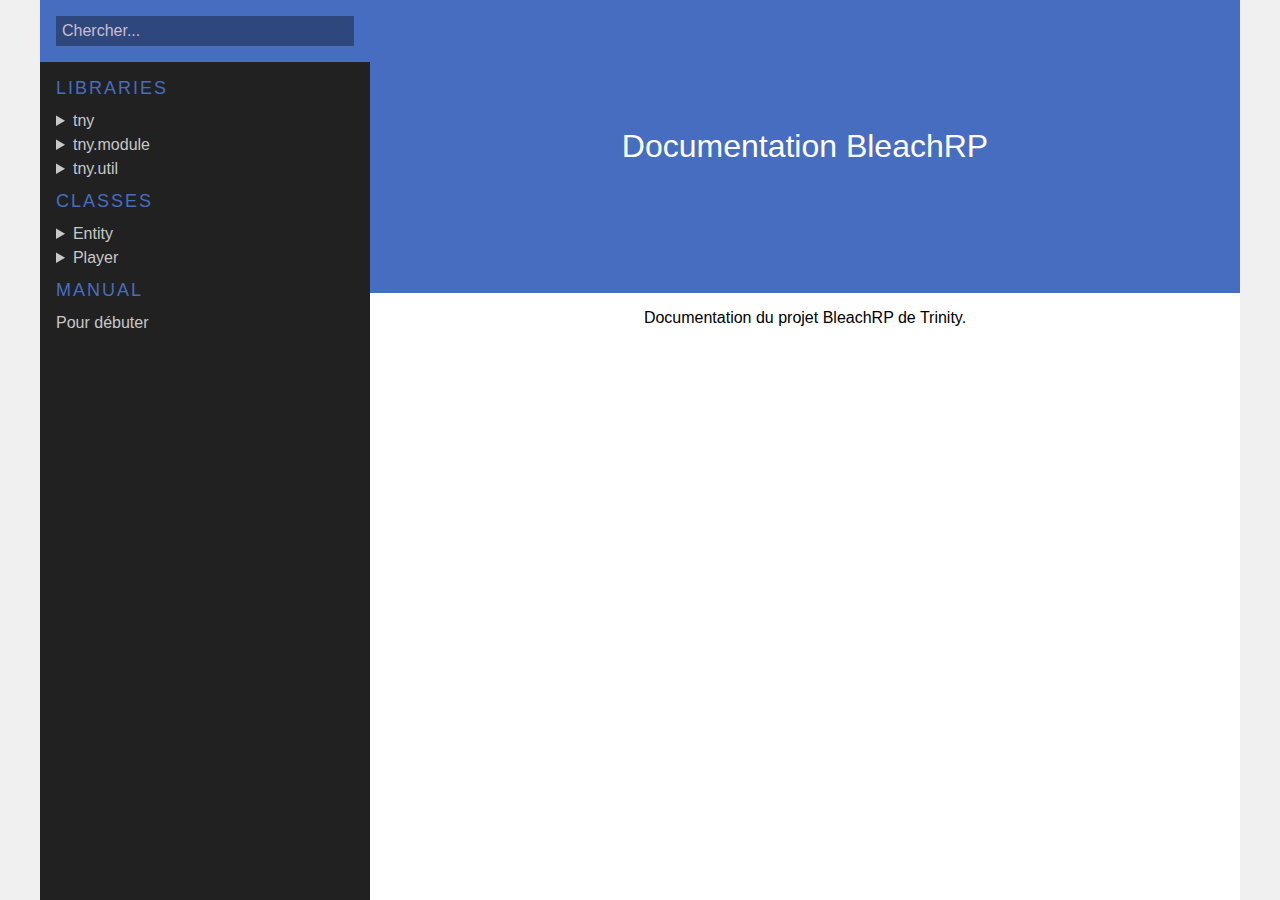
<file: index.html>
<html>
	<head>
		<title>BleachRP Documentation</title>

		<meta property="og:type" content="website" />
		<meta property="og:title" content="BleachRP Documentation" />
		<meta property="og:site_name" content="Documentation BleachRP" />


			<meta property="og:description" content="Documentation du gamemode et de toutes les fonctionnalités du BleachRP" />


		<link rel="stylesheet" href="https://fonts.googleapis.com/css?family=Source+Code+Pro" />
		<link rel="stylesheet" href="ldoc.css" />
		<link rel="stylesheet" href="highlight.css" />
	</head>

	<body>
		<main>


<nav>
	<header>

		<input id="search" type="search" autocomplete="off" placeholder="Chercher..." />
	</header>

	<section>


				<details class="category" open>
					<summary>
						<h2>Libraries</h2>
					</summary>

					<ul>


							<li>

									<details >
									<summary><a href="libraries/tny/">tny</a></summary>

									<ul>









									</ul>
									</details>

							</li>


							<li>

									<details >
									<summary><a href="libraries/tny.module/">tny.module</a></summary>

									<ul>






										<li>
											<span class="realm shared"></span>
											<a href="libraries/tny.module/#tny.module.GetModule">
GetModule
											</a>
										</li>



										<li>
											<span class="realm shared"></span>
											<a href="libraries/tny.module/#tny.module.LoadModule">
LoadModule
											</a>
										</li>



										<li>
											<span class="realm shared"></span>
											<a href="libraries/tny.module/#tny.module.LoadModules">
LoadModules
											</a>
										</li>






									</ul>
									</details>

							</li>


							<li>

									<details >
									<summary><a href="libraries/tny.util/">tny.util</a></summary>

									<ul>






										<li>
											<span class="realm shared"></span>
											<a href="libraries/tny.util/#tny.util.GetBaseDir">
GetBaseDir
											</a>
										</li>



										<li>
											<span class="realm shared"></span>
											<a href="libraries/tny.util/#tny.util.GetGamemodeDir">
GetGamemodeDir
											</a>
										</li>



										<li>
											<span class="realm shared"></span>
											<a href="libraries/tny.util/#tny.util.GetModulesDir">
GetModulesDir
											</a>
										</li>



										<li>
											<span class="realm shared"></span>
											<a href="libraries/tny.util/#tny.util.IncludeDir">
IncludeDir
											</a>
										</li>



										<li>
											<span class="realm shared"></span>
											<a href="libraries/tny.util/#tny.util.IncludeFile">
IncludeFile
											</a>
										</li>






									</ul>
									</details>

							</li>

					</ul>
				</details>



				<details class="category" open>
					<summary>
						<h2>Classes</h2>
					</summary>

					<ul>


							<li>

									<details >
									<summary><a href="classes/entity/">Entity</a></summary>

									<ul>






										<li>
											<span class="realm shared"></span>
											<a href="classes/entity/#IsDoor">
IsDoor
											</a>
										</li>






									</ul>
									</details>

							</li>


							<li>

									<details >
									<summary><a href="classes/player/">Player</a></summary>

									<ul>






										<li>
											<span class="realm shared"></span>
											<a href="classes/player/#GetPlayTime">
GetPlayTime
											</a>
										</li>



										<li>
											<span class="realm shared"></span>
											<a href="classes/player/#IsStuck">
IsStuck
											</a>
										</li>



										<li>
											<span class="realm shared"></span>
											<a href="classes/player/#Name">
Name
											</a>
										</li>



										<li>
											<span class="realm server"></span>
											<a href="classes/player/#SetName">
SetName
											</a>
										</li>






									</ul>
									</details>

							</li>

					</ul>
				</details>



				<details class="category" open>
					<summary>
						<h2>Manual</h2>
					</summary>

					<ul>


							<li>

									<a href="manual/getting-started/">Pour débuter</a>









							</li>

					</ul>
				</details>


	</section>
</nav>


			<article>

					<div class="landing">
	<h1>Documentation BleachRP</h1>
</div>

<div class="wrapper">
	<p style="text-align: center;">Documentation du projet BleachRP de Trinity.</p>
</div>


			</article>
		</main>

		<script type="text/javascript" src="app.js"></script>
		<script type="text/javascript" src="highlight.min.js"></script>
		<script type="text/javascript">
			var elements = document.querySelectorAll("pre code")

			hljs.configure({
				languages: ["lua"]
			});

			for (var i = 0; i < elements.length; i++)
			{
				hljs.highlightBlock(elements[i]);
			}
		</script>
	</body>
</html>
</file>
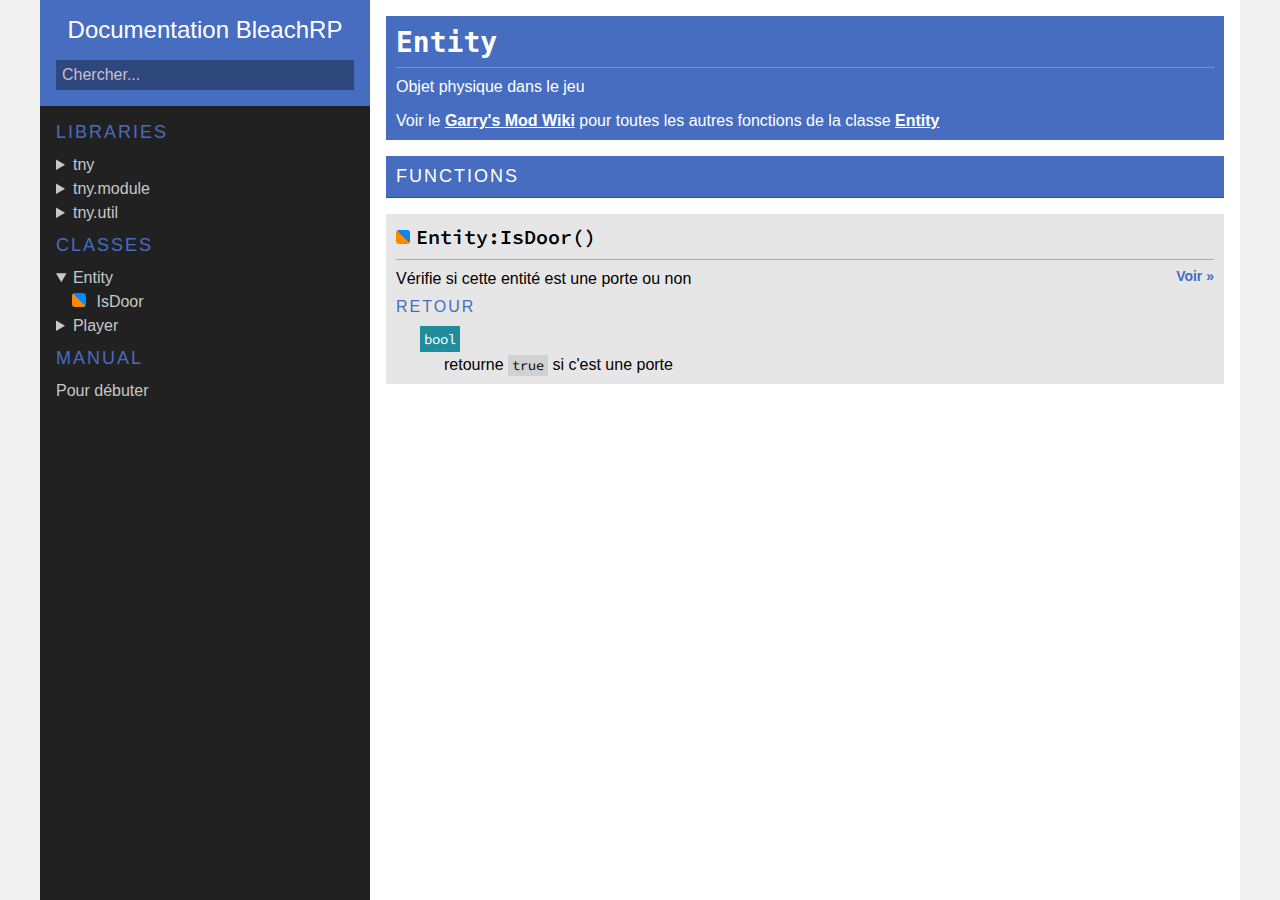
<file: classes/entity/index.html>
<html>
	<head>
		<title>Entity - BleachRP Documentation</title>

		<meta property="og:type" content="website" />
		<meta property="og:title" content="Entity - BleachRP Documentation" />
		<meta property="og:site_name" content="Documentation BleachRP" />


			<meta property="og:description" content="Objet physique dans le jeu

Voir le [Garry&#39;s Mod Wiki](https:&#47;&#47;wiki.garrysmod.com&#47;page&#47;Category:Entity) pour toutes les autres
fonctions de la classe `Entity`" />


		<link rel="stylesheet" href="https://fonts.googleapis.com/css?family=Source+Code+Pro" />
		<link rel="stylesheet" href="../../ldoc.css" />
		<link rel="stylesheet" href="../../highlight.css" />
	</head>

	<body>
		<main>


<nav>
	<header>

			<h1><a href="../../">Documentation BleachRP</a></h1>

		<input id="search" type="search" autocomplete="off" placeholder="Chercher..." />
	</header>

	<section>


				<details class="category" open>
					<summary>
						<h2>Libraries</h2>
					</summary>

					<ul>


							<li>

									<details >
									<summary><a href="../../libraries/tny/">tny</a></summary>

									<ul>









									</ul>
									</details>

							</li>


							<li>

									<details >
									<summary><a href="../../libraries/tny.module/">tny.module</a></summary>

									<ul>






										<li>
											<span class="realm shared"></span>
											<a href="../../libraries/tny.module/#tny.module.GetModule">
GetModule
											</a>
										</li>



										<li>
											<span class="realm shared"></span>
											<a href="../../libraries/tny.module/#tny.module.LoadModule">
LoadModule
											</a>
										</li>



										<li>
											<span class="realm shared"></span>
											<a href="../../libraries/tny.module/#tny.module.LoadModules">
LoadModules
											</a>
										</li>






									</ul>
									</details>

							</li>


							<li>

									<details >
									<summary><a href="../../libraries/tny.util/">tny.util</a></summary>

									<ul>






										<li>
											<span class="realm shared"></span>
											<a href="../../libraries/tny.util/#tny.util.GetBaseDir">
GetBaseDir
											</a>
										</li>



										<li>
											<span class="realm shared"></span>
											<a href="../../libraries/tny.util/#tny.util.GetGamemodeDir">
GetGamemodeDir
											</a>
										</li>



										<li>
											<span class="realm shared"></span>
											<a href="../../libraries/tny.util/#tny.util.GetModulesDir">
GetModulesDir
											</a>
										</li>



										<li>
											<span class="realm shared"></span>
											<a href="../../libraries/tny.util/#tny.util.IncludeDir">
IncludeDir
											</a>
										</li>



										<li>
											<span class="realm shared"></span>
											<a href="../../libraries/tny.util/#tny.util.IncludeFile">
IncludeFile
											</a>
										</li>






									</ul>
									</details>

							</li>

					</ul>
				</details>



				<details class="category" open>
					<summary>
						<h2>Classes</h2>
					</summary>

					<ul>


							<li>

									<details open>
									<summary><a href="../../classes/entity/">Entity</a></summary>

									<ul>






										<li>
											<span class="realm shared"></span>
											<a href="../../classes/entity/#IsDoor">
IsDoor
											</a>
										</li>






									</ul>
									</details>

							</li>


							<li>

									<details >
									<summary><a href="../../classes/player/">Player</a></summary>

									<ul>






										<li>
											<span class="realm shared"></span>
											<a href="../../classes/player/#GetPlayTime">
GetPlayTime
											</a>
										</li>



										<li>
											<span class="realm shared"></span>
											<a href="../../classes/player/#IsStuck">
IsStuck
											</a>
										</li>



										<li>
											<span class="realm shared"></span>
											<a href="../../classes/player/#Name">
Name
											</a>
										</li>



										<li>
											<span class="realm server"></span>
											<a href="../../classes/player/#SetName">
SetName
											</a>
										</li>






									</ul>
									</details>

							</li>

					</ul>
				</details>



				<details class="category" open>
					<summary>
						<h2>Manual</h2>
					</summary>

					<ul>


							<li>

									<a href="../../manual/getting-started/">Pour débuter</a>









							</li>

					</ul>
				</details>


	</section>
</nav>


			<article>

					<div class="wrapper">
						<header class="module">
	<h1>Entity</h1>
	<h2>Objet physique dans le jeu</p>

<p>Voir le <a href="https://wiki.garrysmod.com/page/Category:Entity">Garry's Mod Wiki</a> pour toutes les autres
fonctions de la classe <a href="../../classes/entity/#">Entity</a></h2>
</header>

<p>

</p>


	<h1 class="title">Functions</h1>


		<section class="method">
			<header>
				<a class="anchor" id="IsDoor">
					<h1><span class="realm shared"></span></span>Entity:IsDoor()</h1>
				</a>




					<a class="reference" href="https://github.com/ben-itdev/bleachrp/tree/master/gamemode/core/meta/sh_entity.lua#L14">Voir &raquo;</a>



					<p>Vérifie si cette entité est une porte ou non</p>

			</header>








				<h3>Retour</h3>
				<ul>





							<li>

									<span class="type">bool</span>


								<p>retourne <code>true</code> si c'est une porte</p>
							</li>




				</ul>





		</section>



					</div>

			</article>
		</main>

		<script type="text/javascript" src="../../app.js"></script>
		<script type="text/javascript" src="../../highlight.min.js"></script>
		<script type="text/javascript">
			var elements = document.querySelectorAll("pre code")

			hljs.configure({
				languages: ["lua"]
			});

			for (var i = 0; i < elements.length; i++)
			{
				hljs.highlightBlock(elements[i]);
			}
		</script>
	</body>
</html>
</file>
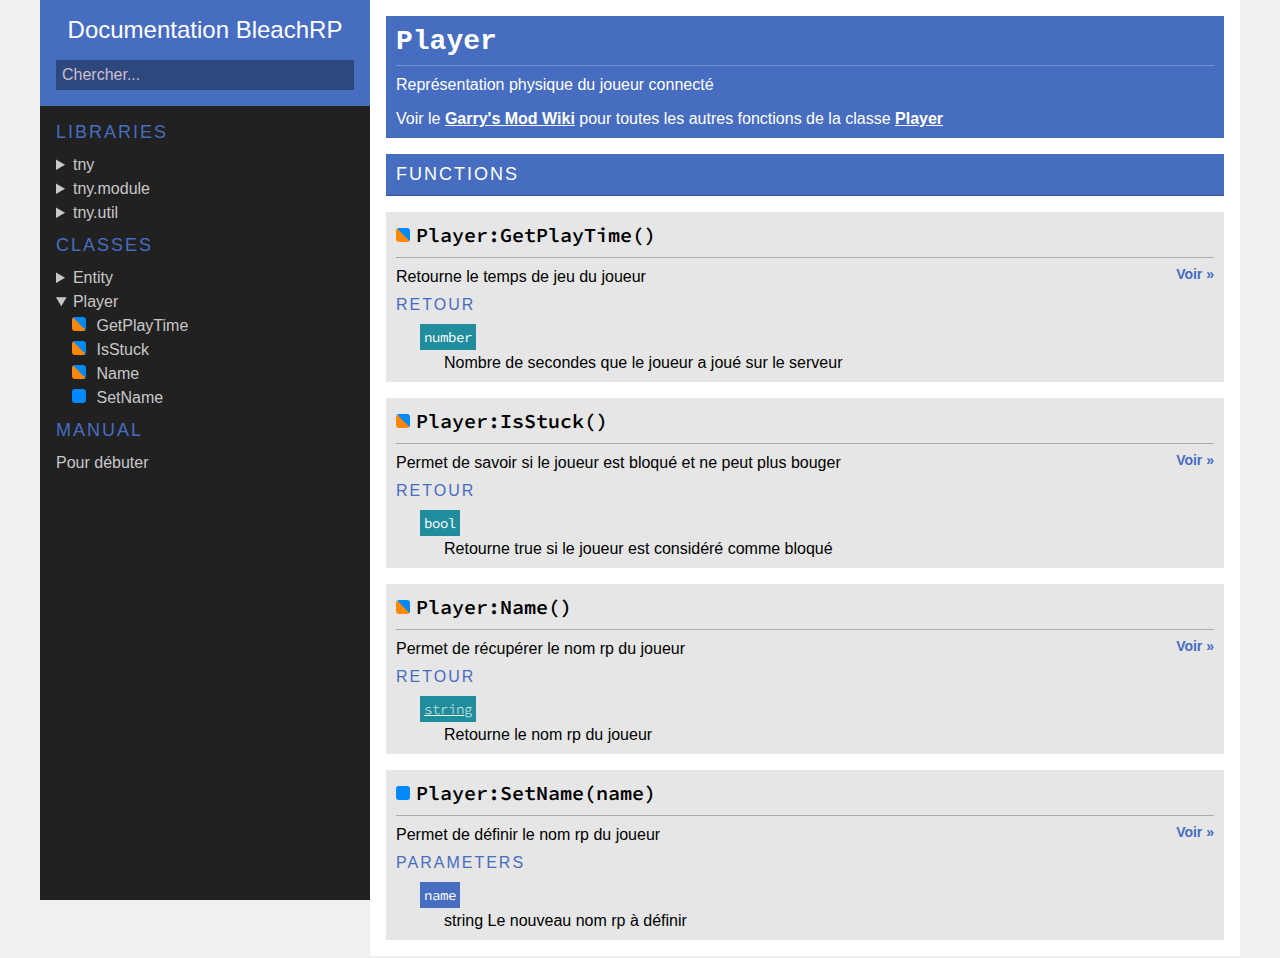
<file: classes/player/index.html>
<html>
	<head>
		<title>Player - BleachRP Documentation</title>

		<meta property="og:type" content="website" />
		<meta property="og:title" content="Player - BleachRP Documentation" />
		<meta property="og:site_name" content="Documentation BleachRP" />


			<meta property="og:description" content="Représentation physique du joueur connecté

Voir le [Garry&#39;s Mod Wiki](https:&#47;&#47;wiki.garrysmod.com&#47;page&#47;Category:Player) pour toutes les autres
fonctions de la classe `Player`" />


		<link rel="stylesheet" href="https://fonts.googleapis.com/css?family=Source+Code+Pro" />
		<link rel="stylesheet" href="../../ldoc.css" />
		<link rel="stylesheet" href="../../highlight.css" />
	</head>

	<body>
		<main>


<nav>
	<header>

			<h1><a href="../../">Documentation BleachRP</a></h1>

		<input id="search" type="search" autocomplete="off" placeholder="Chercher..." />
	</header>

	<section>


				<details class="category" open>
					<summary>
						<h2>Libraries</h2>
					</summary>

					<ul>


							<li>

									<details >
									<summary><a href="../../libraries/tny/">tny</a></summary>

									<ul>









									</ul>
									</details>

							</li>


							<li>

									<details >
									<summary><a href="../../libraries/tny.module/">tny.module</a></summary>

									<ul>






										<li>
											<span class="realm shared"></span>
											<a href="../../libraries/tny.module/#tny.module.GetModule">
GetModule
											</a>
										</li>



										<li>
											<span class="realm shared"></span>
											<a href="../../libraries/tny.module/#tny.module.LoadModule">
LoadModule
											</a>
										</li>



										<li>
											<span class="realm shared"></span>
											<a href="../../libraries/tny.module/#tny.module.LoadModules">
LoadModules
											</a>
										</li>






									</ul>
									</details>

							</li>


							<li>

									<details >
									<summary><a href="../../libraries/tny.util/">tny.util</a></summary>

									<ul>






										<li>
											<span class="realm shared"></span>
											<a href="../../libraries/tny.util/#tny.util.GetBaseDir">
GetBaseDir
											</a>
										</li>



										<li>
											<span class="realm shared"></span>
											<a href="../../libraries/tny.util/#tny.util.GetGamemodeDir">
GetGamemodeDir
											</a>
										</li>



										<li>
											<span class="realm shared"></span>
											<a href="../../libraries/tny.util/#tny.util.GetModulesDir">
GetModulesDir
											</a>
										</li>



										<li>
											<span class="realm shared"></span>
											<a href="../../libraries/tny.util/#tny.util.IncludeDir">
IncludeDir
											</a>
										</li>



										<li>
											<span class="realm shared"></span>
											<a href="../../libraries/tny.util/#tny.util.IncludeFile">
IncludeFile
											</a>
										</li>






									</ul>
									</details>

							</li>

					</ul>
				</details>



				<details class="category" open>
					<summary>
						<h2>Classes</h2>
					</summary>

					<ul>


							<li>

									<details >
									<summary><a href="../../classes/entity/">Entity</a></summary>

									<ul>






										<li>
											<span class="realm shared"></span>
											<a href="../../classes/entity/#IsDoor">
IsDoor
											</a>
										</li>






									</ul>
									</details>

							</li>


							<li>

									<details open>
									<summary><a href="../../classes/player/">Player</a></summary>

									<ul>






										<li>
											<span class="realm shared"></span>
											<a href="../../classes/player/#GetPlayTime">
GetPlayTime
											</a>
										</li>



										<li>
											<span class="realm shared"></span>
											<a href="../../classes/player/#IsStuck">
IsStuck
											</a>
										</li>



										<li>
											<span class="realm shared"></span>
											<a href="../../classes/player/#Name">
Name
											</a>
										</li>



										<li>
											<span class="realm server"></span>
											<a href="../../classes/player/#SetName">
SetName
											</a>
										</li>






									</ul>
									</details>

							</li>

					</ul>
				</details>



				<details class="category" open>
					<summary>
						<h2>Manual</h2>
					</summary>

					<ul>


							<li>

									<a href="../../manual/getting-started/">Pour débuter</a>









							</li>

					</ul>
				</details>


	</section>
</nav>


			<article>

					<div class="wrapper">
						<header class="module">
	<h1>Player</h1>
	<h2>Représentation physique du joueur connecté</p>

<p>Voir le <a href="https://wiki.garrysmod.com/page/Category:Player">Garry's Mod Wiki</a> pour toutes les autres
fonctions de la classe <a href="../../classes/player/#">Player</a></h2>
</header>

<p>

</p>


	<h1 class="title">Functions</h1>


		<section class="method">
			<header>
				<a class="anchor" id="GetPlayTime">
					<h1><span class="realm shared"></span></span>Player:GetPlayTime()</h1>
				</a>




					<a class="reference" href="https://github.com/ben-itdev/bleachrp/tree/master/gamemode/core/meta/sh_player.lua#L15">Voir &raquo;</a>



					<p>Retourne le temps de jeu du joueur</p>

			</header>








				<h3>Retour</h3>
				<ul>





							<li>

									<span class="type">number</span>


								<p>Nombre de secondes que le joueur a joué sur le serveur</p>
							</li>




				</ul>





		</section>

		<section class="method">
			<header>
				<a class="anchor" id="IsStuck">
					<h1><span class="realm shared"></span></span>Player:IsStuck()</h1>
				</a>




					<a class="reference" href="https://github.com/ben-itdev/bleachrp/tree/master/gamemode/core/meta/sh_player.lua#L36">Voir &raquo;</a>



					<p>Permet de savoir si le joueur est bloqué et ne peut plus bouger</p>

			</header>








				<h3>Retour</h3>
				<ul>





							<li>

									<span class="type">bool</span>


								<p>Retourne true si le joueur est considéré comme bloqué</p>
							</li>




				</ul>





		</section>

		<section class="method">
			<header>
				<a class="anchor" id="Name">
					<h1><span class="realm shared"></span></span>Player:Name()</h1>
				</a>




					<a class="reference" href="https://github.com/ben-itdev/bleachrp/tree/master/gamemode/core/meta/sh_player.lua#L49">Voir &raquo;</a>



					<p>Permet de récupérer le nom rp du joueur</p>

			</header>








				<h3>Retour</h3>
				<ul>





							<li>

									<a class="type" href="https://www.lua.org/manual/5.2/manual.html#6.4">string</a>


								<p>Retourne le nom rp du joueur</p>
							</li>




				</ul>





		</section>

		<section class="method">
			<header>
				<a class="anchor" id="SetName">
					<h1><span class="realm server"></span></span>Player:SetName(name)</h1>
				</a>




					<a class="reference" href="https://github.com/ben-itdev/bleachrp/tree/master/gamemode/core/meta/sh_player.lua#L22">Voir &raquo;</a>



					<p>Permet de définir le nom rp du joueur</p>

			</header>






					<h3>Parameters</h3>





					<ul>





							<li>
								<span class="tag parameter">name</span>





								<p> string Le nouveau nom rp à définir</p>
							</li>

					</ul>









		</section>



					</div>

			</article>
		</main>

		<script type="text/javascript" src="../../app.js"></script>
		<script type="text/javascript" src="../../highlight.min.js"></script>
		<script type="text/javascript">
			var elements = document.querySelectorAll("pre code")

			hljs.configure({
				languages: ["lua"]
			});

			for (var i = 0; i < elements.length; i++)
			{
				hljs.highlightBlock(elements[i]);
			}
		</script>
	</body>
</html>
</file>
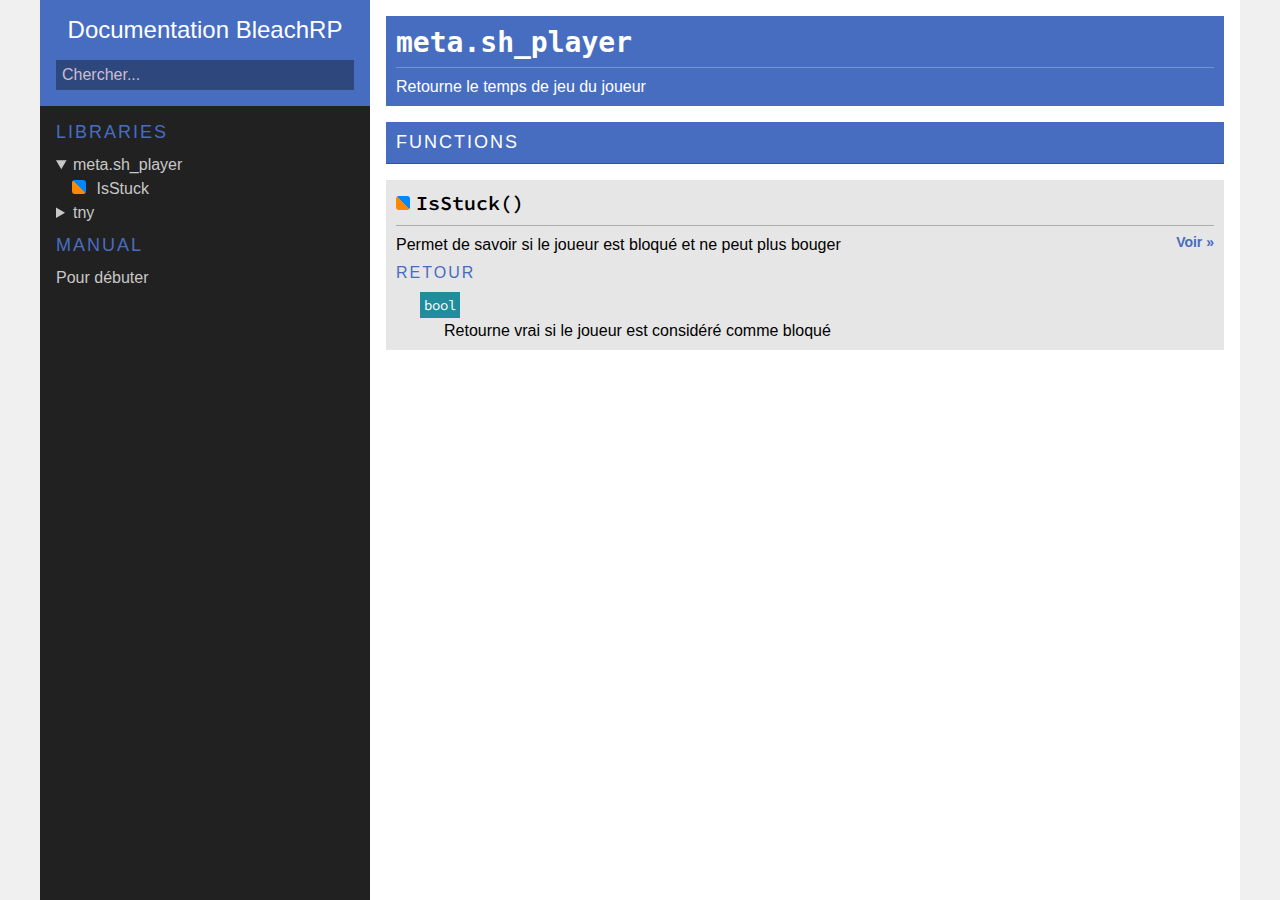
<file: libraries/meta.sh_player/index.html>
<html>
	<head>
		<title>meta.sh_player - BleachRP Documentation</title>

		<meta property="og:type" content="website" />
		<meta property="og:title" content="meta.sh_player - BleachRP Documentation" />
		<meta property="og:site_name" content="Documentation BleachRP" />


			<meta property="og:description" content="Retourne le temps de jeu du joueur" />


		<link rel="stylesheet" href="https://fonts.googleapis.com/css?family=Source+Code+Pro" />
		<link rel="stylesheet" href="../../ldoc.css" />
		<link rel="stylesheet" href="../../highlight.css" />
	</head>

	<body>
		<main>


<nav>
	<header>

			<h1><a href="../../">Documentation BleachRP</a></h1>

		<input id="search" type="search" autocomplete="off" placeholder="Chercher..." />
	</header>

	<section>


				<details class="category" open>
					<summary>
						<h2>Libraries</h2>
					</summary>

					<ul>


							<li>

									<details open>
									<summary><a href="../../libraries/meta.sh_player/">meta.sh_player</a></summary>

									<ul>






										<li>
											<span class="realm shared"></span>
											<a href="../../libraries/meta.sh_player/#IsStuck">
IsStuck
											</a>
										</li>






									</ul>
									</details>

							</li>


							<li>

									<details >
									<summary><a href="../../libraries/tny/">tny</a></summary>

									<ul>









									</ul>
									</details>

							</li>

					</ul>
				</details>



				<details class="category" open>
					<summary>
						<h2>Manual</h2>
					</summary>

					<ul>


							<li>

									<a href="../../manual/getting-started/">Pour débuter</a>









							</li>

					</ul>
				</details>


	</section>
</nav>


			<article>

					<div class="wrapper">
						<header class="module">
	<h1>meta.sh_player</h1>
	<h2>Retourne le temps de jeu du joueur</h2>
</header>

<p>

</p>


	<h1 class="title">Functions</h1>


		<section class="method">
			<header>
				<a class="anchor" id="IsStuck">
					<h1><span class="realm shared"></span></span>IsStuck()</h1>
				</a>




					<a class="reference" href="https://github.com/ben-itdev/bleachrptree/master/gamemode/meta/sh_player.lua#L23">Voir &raquo;</a>



					<p>Permet de savoir si le joueur est bloqué et ne peut plus bouger</p>

			</header>








				<h3>Retour</h3>
				<ul>





							<li>

									<span class="type">bool</span>


								<p>Retourne vrai si le joueur est considéré comme bloqué</p>
							</li>




				</ul>





		</section>



					</div>

			</article>
		</main>

		<script type="text/javascript" src="../../app.js"></script>
		<script type="text/javascript" src="../../highlight.min.js"></script>
		<script type="text/javascript">
			var elements = document.querySelectorAll("pre code")

			hljs.configure({
				languages: ["lua"]
			});

			for (var i = 0; i < elements.length; i++)
			{
				hljs.highlightBlock(elements[i]);
			}
		</script>
	</body>
</html>
</file>
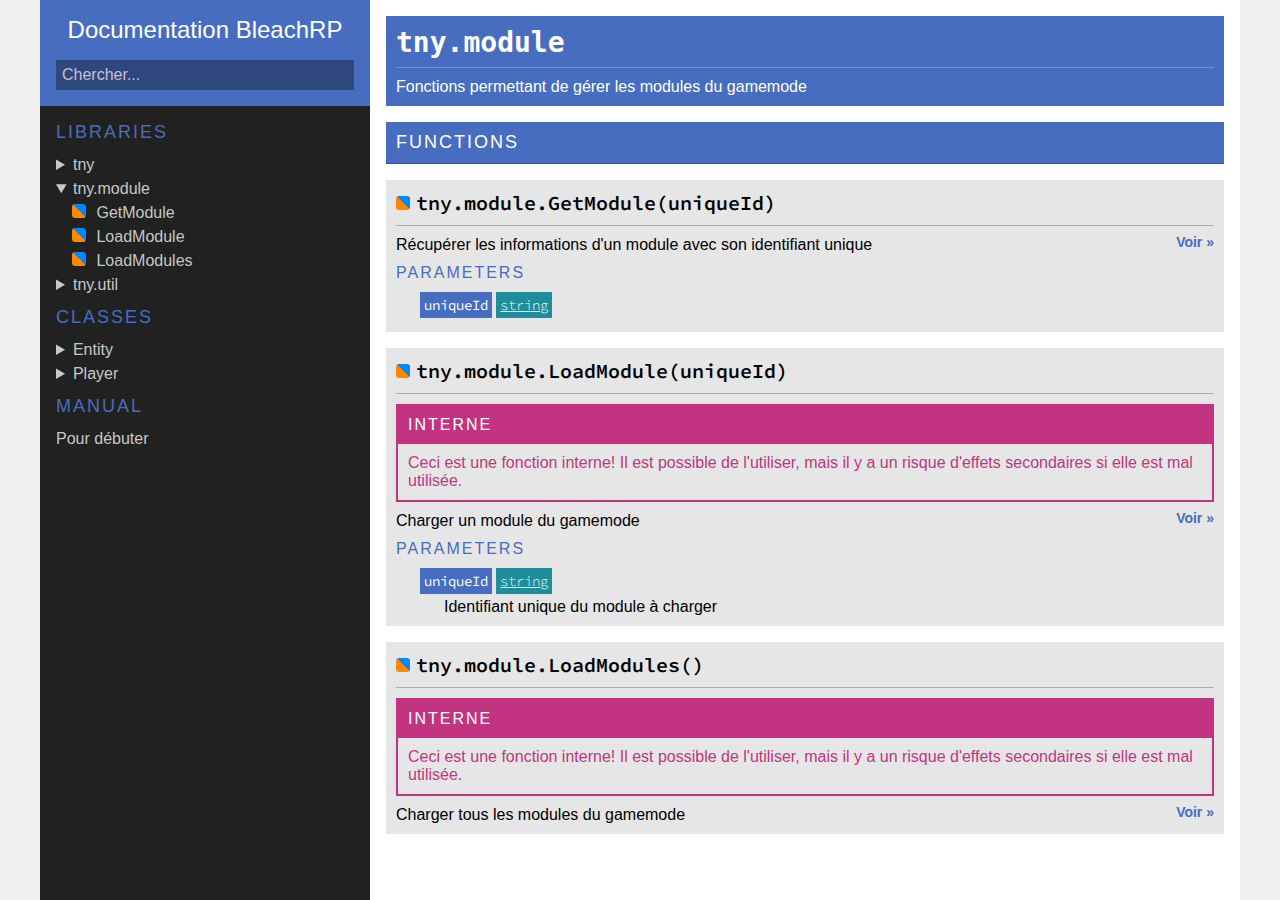
<file: libraries/tny.module/index.html>
<html>
	<head>
		<title>tny.module - BleachRP Documentation</title>

		<meta property="og:type" content="website" />
		<meta property="og:title" content="tny.module - BleachRP Documentation" />
		<meta property="og:site_name" content="Documentation BleachRP" />


			<meta property="og:description" content="Fonctions permettant de gérer les modules du gamemode" />


		<link rel="stylesheet" href="https://fonts.googleapis.com/css?family=Source+Code+Pro" />
		<link rel="stylesheet" href="../../ldoc.css" />
		<link rel="stylesheet" href="../../highlight.css" />
	</head>

	<body>
		<main>


<nav>
	<header>

			<h1><a href="../../">Documentation BleachRP</a></h1>

		<input id="search" type="search" autocomplete="off" placeholder="Chercher..." />
	</header>

	<section>


				<details class="category" open>
					<summary>
						<h2>Libraries</h2>
					</summary>

					<ul>


							<li>

									<details >
									<summary><a href="../../libraries/tny/">tny</a></summary>

									<ul>









									</ul>
									</details>

							</li>


							<li>

									<details open>
									<summary><a href="../../libraries/tny.module/">tny.module</a></summary>

									<ul>






										<li>
											<span class="realm shared"></span>
											<a href="../../libraries/tny.module/#tny.module.GetModule">
GetModule
											</a>
										</li>



										<li>
											<span class="realm shared"></span>
											<a href="../../libraries/tny.module/#tny.module.LoadModule">
LoadModule
											</a>
										</li>



										<li>
											<span class="realm shared"></span>
											<a href="../../libraries/tny.module/#tny.module.LoadModules">
LoadModules
											</a>
										</li>






									</ul>
									</details>

							</li>


							<li>

									<details >
									<summary><a href="../../libraries/tny.util/">tny.util</a></summary>

									<ul>






										<li>
											<span class="realm shared"></span>
											<a href="../../libraries/tny.util/#tny.util.GetBaseDir">
GetBaseDir
											</a>
										</li>



										<li>
											<span class="realm shared"></span>
											<a href="../../libraries/tny.util/#tny.util.GetGamemodeDir">
GetGamemodeDir
											</a>
										</li>



										<li>
											<span class="realm shared"></span>
											<a href="../../libraries/tny.util/#tny.util.GetModulesDir">
GetModulesDir
											</a>
										</li>



										<li>
											<span class="realm shared"></span>
											<a href="../../libraries/tny.util/#tny.util.IncludeDir">
IncludeDir
											</a>
										</li>



										<li>
											<span class="realm shared"></span>
											<a href="../../libraries/tny.util/#tny.util.IncludeFile">
IncludeFile
											</a>
										</li>






									</ul>
									</details>

							</li>

					</ul>
				</details>



				<details class="category" open>
					<summary>
						<h2>Classes</h2>
					</summary>

					<ul>


							<li>

									<details >
									<summary><a href="../../classes/entity/">Entity</a></summary>

									<ul>






										<li>
											<span class="realm shared"></span>
											<a href="../../classes/entity/#IsDoor">
IsDoor
											</a>
										</li>






									</ul>
									</details>

							</li>


							<li>

									<details >
									<summary><a href="../../classes/player/">Player</a></summary>

									<ul>






										<li>
											<span class="realm shared"></span>
											<a href="../../classes/player/#GetPlayTime">
GetPlayTime
											</a>
										</li>



										<li>
											<span class="realm shared"></span>
											<a href="../../classes/player/#IsStuck">
IsStuck
											</a>
										</li>



										<li>
											<span class="realm shared"></span>
											<a href="../../classes/player/#Name">
Name
											</a>
										</li>



										<li>
											<span class="realm server"></span>
											<a href="../../classes/player/#SetName">
SetName
											</a>
										</li>






									</ul>
									</details>

							</li>

					</ul>
				</details>



				<details class="category" open>
					<summary>
						<h2>Manual</h2>
					</summary>

					<ul>


							<li>

									<a href="../../manual/getting-started/">Pour débuter</a>









							</li>

					</ul>
				</details>


	</section>
</nav>


			<article>

					<div class="wrapper">
						<header class="module">
	<h1>tny.module</h1>
	<h2>Fonctions permettant de gérer les modules du gamemode</h2>
</header>

<p>

</p>


	<h1 class="title">Functions</h1>


		<section class="method">
			<header>
				<a class="anchor" id="tny.module.GetModule">
					<h1><span class="realm shared"></span></span>tny.module.GetModule(uniqueId)</h1>
				</a>




					<a class="reference" href="https://github.com/ben-itdev/bleachrp/tree/master/gamemode/core/libs/sh_module.lua#L14">Voir &raquo;</a>



					<p>Récupérer les informations d'un module avec son identifiant unique</p>

			</header>






					<h3>Parameters</h3>





					<ul>





							<li>
								<span class="tag parameter">uniqueId</span>


									<span class="tag"><a class="type" href="https://www.lua.org/manual/5.2/manual.html#6.4">string</a></span>




								<p>

</p>
							</li>

					</ul>









		</section>

		<section class="method">
			<header>
				<a class="anchor" id="tny.module.LoadModule">
					<h1><span class="realm shared"></span></span>tny.module.LoadModule(uniqueId)</h1>
				</a>


					<div class="notice error">
						<div class="title">Interne</div>
						<p>Ceci est une fonction interne! Il est possible de l'utiliser, mais il y a un risque d'effets secondaires si elle est mal utilisée.</p>
					</div>



					<a class="reference" href="https://github.com/ben-itdev/bleachrp/tree/master/gamemode/core/libs/sh_module.lua#L57">Voir &raquo;</a>



					<p>Charger un module du gamemode</p>

			</header>






					<h3>Parameters</h3>





					<ul>





							<li>
								<span class="tag parameter">uniqueId</span>


									<span class="tag"><a class="type" href="https://www.lua.org/manual/5.2/manual.html#6.4">string</a></span>




								<p> Identifiant unique du module à charger</p>
							</li>

					</ul>









		</section>

		<section class="method">
			<header>
				<a class="anchor" id="tny.module.LoadModules">
					<h1><span class="realm shared"></span></span>tny.module.LoadModules()</h1>
				</a>


					<div class="notice error">
						<div class="title">Interne</div>
						<p>Ceci est une fonction interne! Il est possible de l'utiliser, mais il y a un risque d'effets secondaires si elle est mal utilisée.</p>
					</div>



					<a class="reference" href="https://github.com/ben-itdev/bleachrp/tree/master/gamemode/core/libs/sh_module.lua#L21">Voir &raquo;</a>



					<p>Charger tous les modules du gamemode</p>

			</header>










		</section>



					</div>

			</article>
		</main>

		<script type="text/javascript" src="../../app.js"></script>
		<script type="text/javascript" src="../../highlight.min.js"></script>
		<script type="text/javascript">
			var elements = document.querySelectorAll("pre code")

			hljs.configure({
				languages: ["lua"]
			});

			for (var i = 0; i < elements.length; i++)
			{
				hljs.highlightBlock(elements[i]);
			}
		</script>
	</body>
</html>
</file>
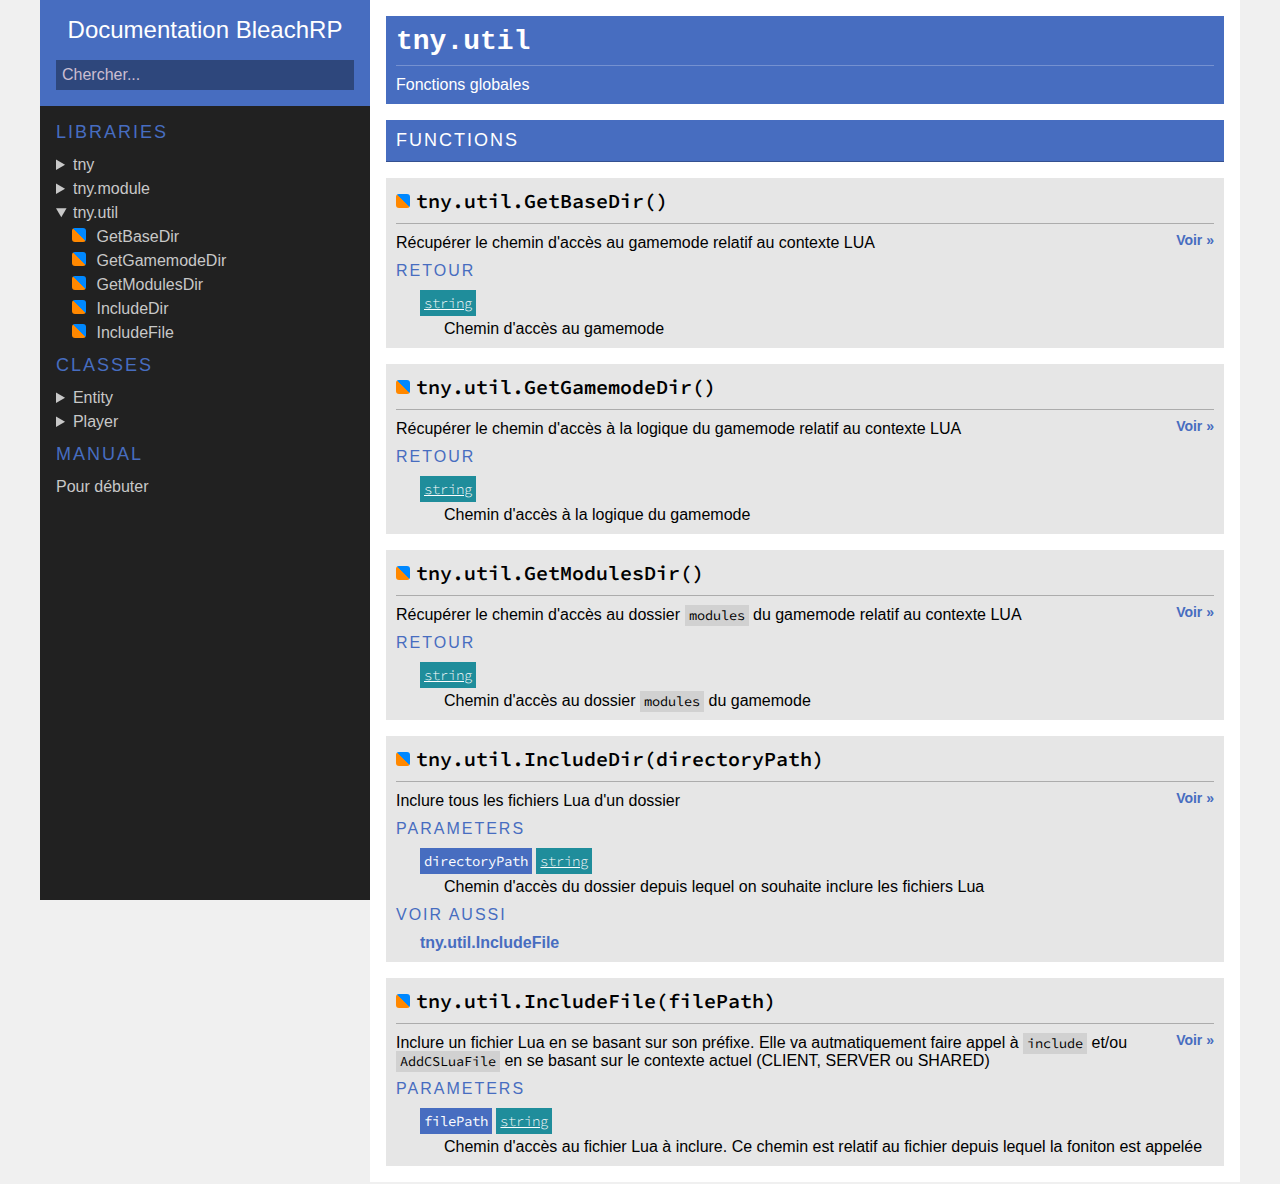
<file: libraries/tny.util/index.html>
<html>
	<head>
		<title>tny.util - BleachRP Documentation</title>

		<meta property="og:type" content="website" />
		<meta property="og:title" content="tny.util - BleachRP Documentation" />
		<meta property="og:site_name" content="Documentation BleachRP" />


			<meta property="og:description" content="Fonctions globales" />


		<link rel="stylesheet" href="https://fonts.googleapis.com/css?family=Source+Code+Pro" />
		<link rel="stylesheet" href="../../ldoc.css" />
		<link rel="stylesheet" href="../../highlight.css" />
	</head>

	<body>
		<main>


<nav>
	<header>

			<h1><a href="../../">Documentation BleachRP</a></h1>

		<input id="search" type="search" autocomplete="off" placeholder="Chercher..." />
	</header>

	<section>


				<details class="category" open>
					<summary>
						<h2>Libraries</h2>
					</summary>

					<ul>


							<li>

									<details >
									<summary><a href="../../libraries/tny/">tny</a></summary>

									<ul>









									</ul>
									</details>

							</li>


							<li>

									<details >
									<summary><a href="../../libraries/tny.module/">tny.module</a></summary>

									<ul>






										<li>
											<span class="realm shared"></span>
											<a href="../../libraries/tny.module/#tny.module.GetModule">
GetModule
											</a>
										</li>



										<li>
											<span class="realm shared"></span>
											<a href="../../libraries/tny.module/#tny.module.LoadModule">
LoadModule
											</a>
										</li>



										<li>
											<span class="realm shared"></span>
											<a href="../../libraries/tny.module/#tny.module.LoadModules">
LoadModules
											</a>
										</li>






									</ul>
									</details>

							</li>


							<li>

									<details open>
									<summary><a href="../../libraries/tny.util/">tny.util</a></summary>

									<ul>






										<li>
											<span class="realm shared"></span>
											<a href="../../libraries/tny.util/#tny.util.GetBaseDir">
GetBaseDir
											</a>
										</li>



										<li>
											<span class="realm shared"></span>
											<a href="../../libraries/tny.util/#tny.util.GetGamemodeDir">
GetGamemodeDir
											</a>
										</li>



										<li>
											<span class="realm shared"></span>
											<a href="../../libraries/tny.util/#tny.util.GetModulesDir">
GetModulesDir
											</a>
										</li>



										<li>
											<span class="realm shared"></span>
											<a href="../../libraries/tny.util/#tny.util.IncludeDir">
IncludeDir
											</a>
										</li>



										<li>
											<span class="realm shared"></span>
											<a href="../../libraries/tny.util/#tny.util.IncludeFile">
IncludeFile
											</a>
										</li>






									</ul>
									</details>

							</li>

					</ul>
				</details>



				<details class="category" open>
					<summary>
						<h2>Classes</h2>
					</summary>

					<ul>


							<li>

									<details >
									<summary><a href="../../classes/entity/">Entity</a></summary>

									<ul>






										<li>
											<span class="realm shared"></span>
											<a href="../../classes/entity/#IsDoor">
IsDoor
											</a>
										</li>






									</ul>
									</details>

							</li>


							<li>

									<details >
									<summary><a href="../../classes/player/">Player</a></summary>

									<ul>






										<li>
											<span class="realm shared"></span>
											<a href="../../classes/player/#GetPlayTime">
GetPlayTime
											</a>
										</li>



										<li>
											<span class="realm shared"></span>
											<a href="../../classes/player/#IsStuck">
IsStuck
											</a>
										</li>



										<li>
											<span class="realm shared"></span>
											<a href="../../classes/player/#Name">
Name
											</a>
										</li>



										<li>
											<span class="realm server"></span>
											<a href="../../classes/player/#SetName">
SetName
											</a>
										</li>






									</ul>
									</details>

							</li>

					</ul>
				</details>



				<details class="category" open>
					<summary>
						<h2>Manual</h2>
					</summary>

					<ul>


							<li>

									<a href="../../manual/getting-started/">Pour débuter</a>









							</li>

					</ul>
				</details>


	</section>
</nav>


			<article>

					<div class="wrapper">
						<header class="module">
	<h1>tny.util</h1>
	<h2>Fonctions globales</h2>
</header>

<p>

</p>


	<h1 class="title">Functions</h1>


		<section class="method">
			<header>
				<a class="anchor" id="tny.util.GetBaseDir">
					<h1><span class="realm shared"></span></span>tny.util.GetBaseDir()</h1>
				</a>




					<a class="reference" href="https://github.com/ben-itdev/bleachrp/tree/master/gamemode/core/sh_util.lua#L50">Voir &raquo;</a>



					<p>Récupérer le chemin d'accès au gamemode relatif au contexte LUA</p>

			</header>








				<h3>Retour</h3>
				<ul>





							<li>

									<a class="type" href="https://www.lua.org/manual/5.2/manual.html#6.4">string</a>


								<p>Chemin d'accès au gamemode</p>
							</li>




				</ul>





		</section>

		<section class="method">
			<header>
				<a class="anchor" id="tny.util.GetGamemodeDir">
					<h1><span class="realm shared"></span></span>tny.util.GetGamemodeDir()</h1>
				</a>




					<a class="reference" href="https://github.com/ben-itdev/bleachrp/tree/master/gamemode/core/sh_util.lua#L57">Voir &raquo;</a>



					<p>Récupérer le chemin d'accès à la logique du gamemode relatif au contexte LUA</p>

			</header>








				<h3>Retour</h3>
				<ul>





							<li>

									<a class="type" href="https://www.lua.org/manual/5.2/manual.html#6.4">string</a>


								<p>Chemin d'accès à la logique du gamemode</p>
							</li>




				</ul>





		</section>

		<section class="method">
			<header>
				<a class="anchor" id="tny.util.GetModulesDir">
					<h1><span class="realm shared"></span></span>tny.util.GetModulesDir()</h1>
				</a>




					<a class="reference" href="https://github.com/ben-itdev/bleachrp/tree/master/gamemode/core/sh_util.lua#L64">Voir &raquo;</a>



					<p>Récupérer le chemin d'accès au dossier <code>modules</code> du gamemode relatif au contexte LUA</p>

			</header>








				<h3>Retour</h3>
				<ul>





							<li>

									<a class="type" href="https://www.lua.org/manual/5.2/manual.html#6.4">string</a>


								<p>Chemin d'accès au dossier <code>modules</code> du gamemode</p>
							</li>




				</ul>





		</section>

		<section class="method">
			<header>
				<a class="anchor" id="tny.util.IncludeDir">
					<h1><span class="realm shared"></span></span>tny.util.IncludeDir(directoryPath)</h1>
				</a>




					<a class="reference" href="https://github.com/ben-itdev/bleachrp/tree/master/gamemode/core/sh_util.lua#L41">Voir &raquo;</a>



					<p>Inclure tous les fichiers Lua d'un dossier</p>

			</header>






					<h3>Parameters</h3>





					<ul>





							<li>
								<span class="tag parameter">directoryPath</span>


									<span class="tag"><a class="type" href="https://www.lua.org/manual/5.2/manual.html#6.4">string</a></span>




								<p> Chemin d'accès du dossier depuis lequel on souhaite inclure les fichiers Lua</p>
							</li>

					</ul>









				<h3>Voir aussi</h3>
				<ul>

						<li><a href="../../libraries/tny.util/#tny.util.IncludeFile">tny.util.IncludeFile</a></li>

				</ul>

		</section>

		<section class="method">
			<header>
				<a class="anchor" id="tny.util.IncludeFile">
					<h1><span class="realm shared"></span></span>tny.util.IncludeFile(filePath)</h1>
				</a>




					<a class="reference" href="https://github.com/ben-itdev/bleachrp/tree/master/gamemode/core/sh_util.lua#L15">Voir &raquo;</a>



					<p>Inclure un fichier Lua en se basant sur son préfixe.  Elle va autmatiquement faire appel à <code>include</code> et/ou <code>AddCSLuaFile</code>
 en se basant sur le contexte actuel (CLIENT, SERVER ou SHARED)</p>

			</header>






					<h3>Parameters</h3>





					<ul>





							<li>
								<span class="tag parameter">filePath</span>


									<span class="tag"><a class="type" href="https://www.lua.org/manual/5.2/manual.html#6.4">string</a></span>




								<p> Chemin d'accès au fichier Lua à inclure. Ce chemin est relatif au fichier depuis lequel la foniton est
 appelée</p>
							</li>

					</ul>









		</section>



					</div>

			</article>
		</main>

		<script type="text/javascript" src="../../app.js"></script>
		<script type="text/javascript" src="../../highlight.min.js"></script>
		<script type="text/javascript">
			var elements = document.querySelectorAll("pre code")

			hljs.configure({
				languages: ["lua"]
			});

			for (var i = 0; i < elements.length; i++)
			{
				hljs.highlightBlock(elements[i]);
			}
		</script>
	</body>
</html>
</file>
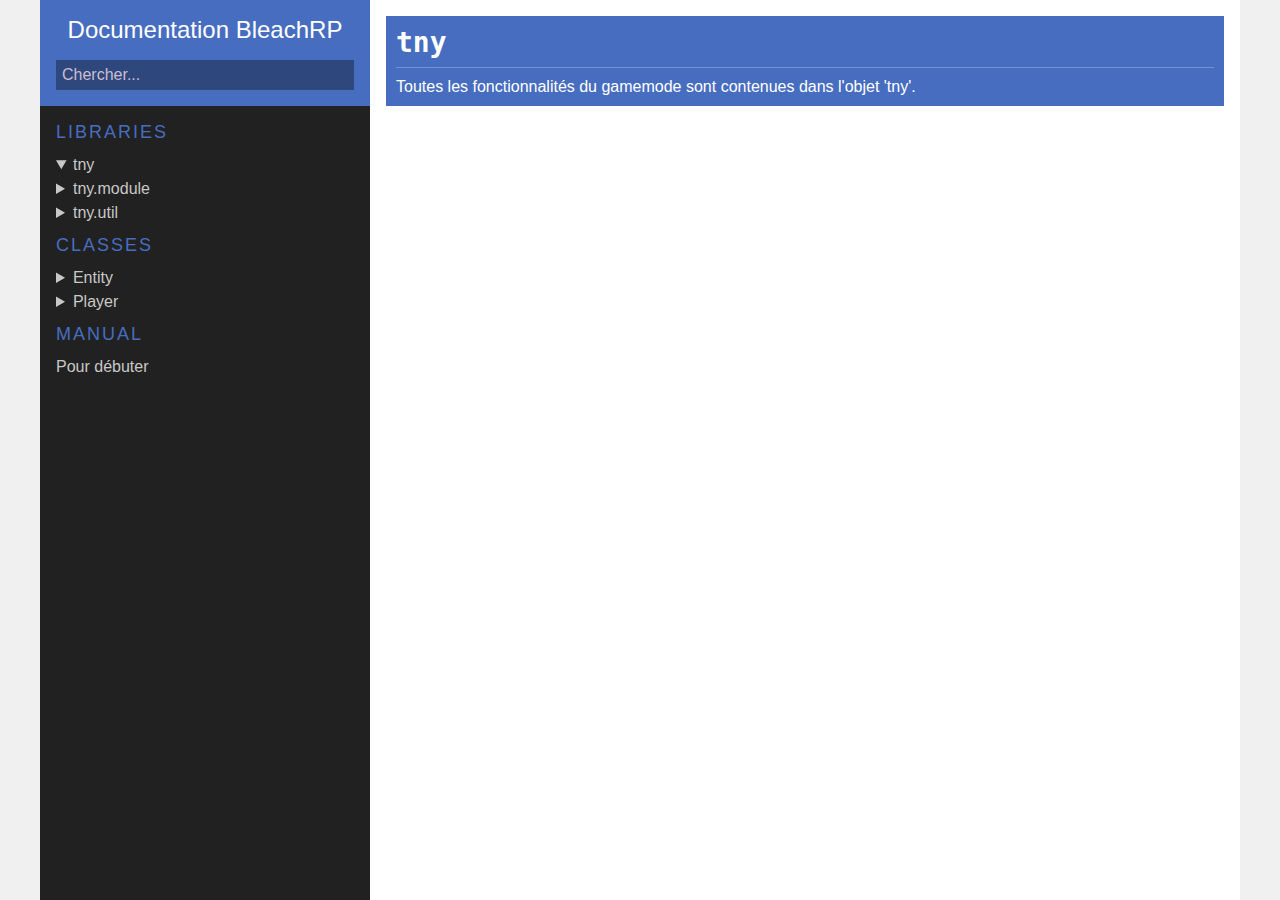
<file: libraries/tny/index.html>
<html>
	<head>
		<title>tny - BleachRP Documentation</title>

		<meta property="og:type" content="website" />
		<meta property="og:title" content="tny - BleachRP Documentation" />
		<meta property="og:site_name" content="Documentation BleachRP" />


			<meta property="og:description" content="Toutes les fonctionnalités du gamemode sont contenues dans l&#39;objet &#39;tny&#39;." />


		<link rel="stylesheet" href="https://fonts.googleapis.com/css?family=Source+Code+Pro" />
		<link rel="stylesheet" href="../../ldoc.css" />
		<link rel="stylesheet" href="../../highlight.css" />
	</head>

	<body>
		<main>


<nav>
	<header>

			<h1><a href="../../">Documentation BleachRP</a></h1>

		<input id="search" type="search" autocomplete="off" placeholder="Chercher..." />
	</header>

	<section>


				<details class="category" open>
					<summary>
						<h2>Libraries</h2>
					</summary>

					<ul>


							<li>

									<details open>
									<summary><a href="../../libraries/tny/">tny</a></summary>

									<ul>









									</ul>
									</details>

							</li>


							<li>

									<details >
									<summary><a href="../../libraries/tny.module/">tny.module</a></summary>

									<ul>






										<li>
											<span class="realm shared"></span>
											<a href="../../libraries/tny.module/#tny.module.GetModule">
GetModule
											</a>
										</li>



										<li>
											<span class="realm shared"></span>
											<a href="../../libraries/tny.module/#tny.module.LoadModule">
LoadModule
											</a>
										</li>



										<li>
											<span class="realm shared"></span>
											<a href="../../libraries/tny.module/#tny.module.LoadModules">
LoadModules
											</a>
										</li>






									</ul>
									</details>

							</li>


							<li>

									<details >
									<summary><a href="../../libraries/tny.util/">tny.util</a></summary>

									<ul>






										<li>
											<span class="realm shared"></span>
											<a href="../../libraries/tny.util/#tny.util.GetBaseDir">
GetBaseDir
											</a>
										</li>



										<li>
											<span class="realm shared"></span>
											<a href="../../libraries/tny.util/#tny.util.GetGamemodeDir">
GetGamemodeDir
											</a>
										</li>



										<li>
											<span class="realm shared"></span>
											<a href="../../libraries/tny.util/#tny.util.GetModulesDir">
GetModulesDir
											</a>
										</li>



										<li>
											<span class="realm shared"></span>
											<a href="../../libraries/tny.util/#tny.util.IncludeDir">
IncludeDir
											</a>
										</li>



										<li>
											<span class="realm shared"></span>
											<a href="../../libraries/tny.util/#tny.util.IncludeFile">
IncludeFile
											</a>
										</li>






									</ul>
									</details>

							</li>

					</ul>
				</details>



				<details class="category" open>
					<summary>
						<h2>Classes</h2>
					</summary>

					<ul>


							<li>

									<details >
									<summary><a href="../../classes/entity/">Entity</a></summary>

									<ul>






										<li>
											<span class="realm shared"></span>
											<a href="../../classes/entity/#IsDoor">
IsDoor
											</a>
										</li>






									</ul>
									</details>

							</li>


							<li>

									<details >
									<summary><a href="../../classes/player/">Player</a></summary>

									<ul>






										<li>
											<span class="realm shared"></span>
											<a href="../../classes/player/#GetPlayTime">
GetPlayTime
											</a>
										</li>



										<li>
											<span class="realm shared"></span>
											<a href="../../classes/player/#IsStuck">
IsStuck
											</a>
										</li>



										<li>
											<span class="realm shared"></span>
											<a href="../../classes/player/#Name">
Name
											</a>
										</li>



										<li>
											<span class="realm server"></span>
											<a href="../../classes/player/#SetName">
SetName
											</a>
										</li>






									</ul>
									</details>

							</li>

					</ul>
				</details>



				<details class="category" open>
					<summary>
						<h2>Manual</h2>
					</summary>

					<ul>


							<li>

									<a href="../../manual/getting-started/">Pour débuter</a>









							</li>

					</ul>
				</details>


	</section>
</nav>


			<article>

					<div class="wrapper">
						<header class="module">
	<h1>tny</h1>
	<h2>Toutes les fonctionnalités du gamemode sont contenues dans l'objet 'tny'.</h2>
</header>

<p>

</p>



					</div>

			</article>
		</main>

		<script type="text/javascript" src="../../app.js"></script>
		<script type="text/javascript" src="../../highlight.min.js"></script>
		<script type="text/javascript">
			var elements = document.querySelectorAll("pre code")

			hljs.configure({
				languages: ["lua"]
			});

			for (var i = 0; i < elements.length; i++)
			{
				hljs.highlightBlock(elements[i]);
			}
		</script>
	</body>
</html>
</file>
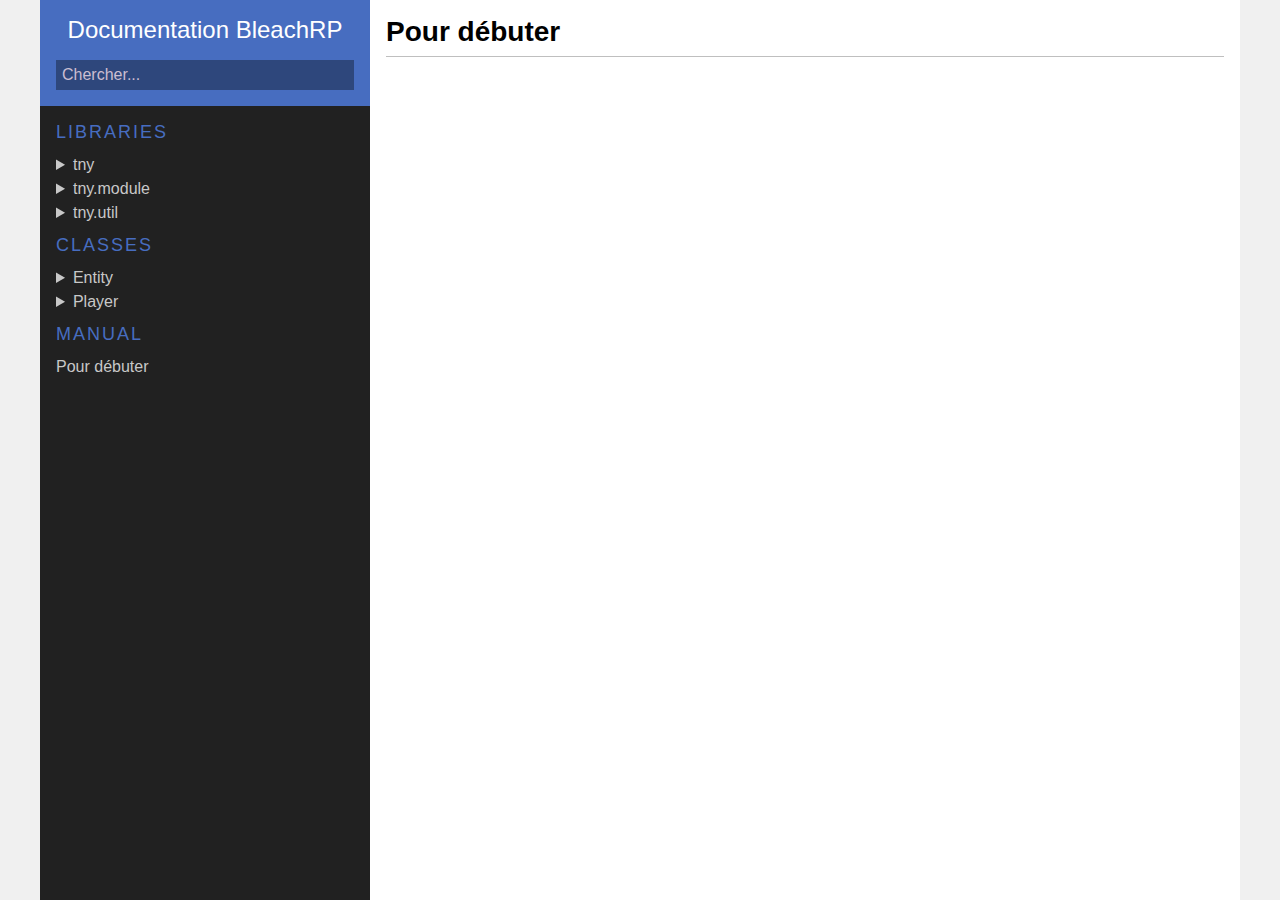
<file: manual/getting-started/index.html>
<html>
	<head>
		<title>Pour débuter - BleachRP Documentation</title>

		<meta property="og:type" content="website" />
		<meta property="og:title" content="Pour débuter - BleachRP Documentation" />
		<meta property="og:site_name" content="Documentation BleachRP" />


			<meta property="og:description" content=" ..." />


		<link rel="stylesheet" href="https://fonts.googleapis.com/css?family=Source+Code+Pro" />
		<link rel="stylesheet" href="../../ldoc.css" />
		<link rel="stylesheet" href="../../highlight.css" />
	</head>

	<body>
		<main>


<nav>
	<header>

			<h1><a href="../../">Documentation BleachRP</a></h1>

		<input id="search" type="search" autocomplete="off" placeholder="Chercher..." />
	</header>

	<section>


				<details class="category" open>
					<summary>
						<h2>Libraries</h2>
					</summary>

					<ul>


							<li>

									<details >
									<summary><a href="../../libraries/tny/">tny</a></summary>

									<ul>









									</ul>
									</details>

							</li>


							<li>

									<details >
									<summary><a href="../../libraries/tny.module/">tny.module</a></summary>

									<ul>






										<li>
											<span class="realm shared"></span>
											<a href="../../libraries/tny.module/#tny.module.GetModule">
GetModule
											</a>
										</li>



										<li>
											<span class="realm shared"></span>
											<a href="../../libraries/tny.module/#tny.module.LoadModule">
LoadModule
											</a>
										</li>



										<li>
											<span class="realm shared"></span>
											<a href="../../libraries/tny.module/#tny.module.LoadModules">
LoadModules
											</a>
										</li>






									</ul>
									</details>

							</li>


							<li>

									<details >
									<summary><a href="../../libraries/tny.util/">tny.util</a></summary>

									<ul>






										<li>
											<span class="realm shared"></span>
											<a href="../../libraries/tny.util/#tny.util.GetBaseDir">
GetBaseDir
											</a>
										</li>



										<li>
											<span class="realm shared"></span>
											<a href="../../libraries/tny.util/#tny.util.GetGamemodeDir">
GetGamemodeDir
											</a>
										</li>



										<li>
											<span class="realm shared"></span>
											<a href="../../libraries/tny.util/#tny.util.GetModulesDir">
GetModulesDir
											</a>
										</li>



										<li>
											<span class="realm shared"></span>
											<a href="../../libraries/tny.util/#tny.util.IncludeDir">
IncludeDir
											</a>
										</li>



										<li>
											<span class="realm shared"></span>
											<a href="../../libraries/tny.util/#tny.util.IncludeFile">
IncludeFile
											</a>
										</li>






									</ul>
									</details>

							</li>

					</ul>
				</details>



				<details class="category" open>
					<summary>
						<h2>Classes</h2>
					</summary>

					<ul>


							<li>

									<details >
									<summary><a href="../../classes/entity/">Entity</a></summary>

									<ul>






										<li>
											<span class="realm shared"></span>
											<a href="../../classes/entity/#IsDoor">
IsDoor
											</a>
										</li>






									</ul>
									</details>

							</li>


							<li>

									<details >
									<summary><a href="../../classes/player/">Player</a></summary>

									<ul>






										<li>
											<span class="realm shared"></span>
											<a href="../../classes/player/#GetPlayTime">
GetPlayTime
											</a>
										</li>



										<li>
											<span class="realm shared"></span>
											<a href="../../classes/player/#IsStuck">
IsStuck
											</a>
										</li>



										<li>
											<span class="realm shared"></span>
											<a href="../../classes/player/#Name">
Name
											</a>
										</li>



										<li>
											<span class="realm server"></span>
											<a href="../../classes/player/#SetName">
SetName
											</a>
										</li>






									</ul>
									</details>

							</li>

					</ul>
				</details>



				<details class="category" open>
					<summary>
						<h2>Manual</h2>
					</summary>

					<ul>


							<li>

									<a href="../../manual/getting-started/">Pour débuter</a>









							</li>

					</ul>
				</details>


	</section>
</nav>


			<article>

					<div class="wrapper">

<h1>Pour débuter</h1>

					</div>

			</article>
		</main>

		<script type="text/javascript" src="../../app.js"></script>
		<script type="text/javascript" src="../../highlight.min.js"></script>
		<script type="text/javascript">
			var elements = document.querySelectorAll("pre code")

			hljs.configure({
				languages: ["lua"]
			});

			for (var i = 0; i < elements.length; i++)
			{
				hljs.highlightBlock(elements[i]);
			}
		</script>
	</body>
</html>
</file>
<file: ldoc.css>
:root {
	--content-width: 1200px;
	--sidebar-width: 330px;

	--padding-big: 48px;
	--padding-normal: 24px;
	--padding-small: 16px;
	--padding-tiny: 10px;

	--font-massive: 32px;
	--font-huge: 24px;
	--font-big: 18px;
	--font-normal: 16px;
	--font-tiny: 12px;

	--font-style-normal: Segoe UI, Helvetica, Arial, sans-serif;
	--font-style-code: Consolas, monospace;

	--color-accent: rgb(71, 109, 192);
	--color-accent-dark: rgb(46, 71, 124);
	--color-white: rgb(255, 255, 255);
	--color-offwhite: rgb(200, 200, 200);
	--color-white-accent: rgb(203, 190, 209);
	--color-black: rgb(0, 0, 0);
	--color-lightgrey: rgb(160, 160, 160);
	--color-background-light: rgb(240, 240, 240);
	--color-background-dark: rgb(33, 33, 33);
}

* {
	padding: 0;
	margin: 0;
	box-sizing: border-box;
}

body {
	background-color: var(--color-background-light);
	font-family: var(--font-style-normal);

	display: flex;
	flex-direction: column;
}

a {
	color: inherit;
	text-decoration: inherit;
}

h1, h2, h3, h4 {
	font-weight: 400;
}

ul li {
	margin-left: var(--padding-small);
}

/* landing */
.landing {
	background-color: var(--color-accent);
	color: var(--color-white);

	padding: 128px 0 128px 0;
}

.landing h1 {
	margin: 0;
	padding: 0;
	border: none;

	font-weight: 100;
	font-size: var(--font-massive);
	text-align: center;
}

.wrapper {
	padding: var(--padding-small);
}

details {
	user-select: none;
}

details summary {
	outline: none;
}

code {
	font-family: "Source Code Pro", monospace;
	font-size: 85%;
	white-space: pre;
	tab-size: 4;
	-moz-tab-size: 4;
	padding: 2px 4px;
	background-color: rgb(33, 33, 33, 0.1);
}

pre {
	background-color: rgb(33, 33, 33, 0.1);
	margin-top: var(--padding-small);
	padding: var(--padding-tiny);
	overflow: auto;
}

pre code {
	background-color: transparent;
}

span.realm {
	width: 14px;
	height: 14px;
	border-radius: 3px;
	display: inline-block;
	margin-right: 6px;
}

span.realm.shared {
	background: linear-gradient(45deg, #f80 0%, #f80 50%, #08f 51%, #08f 100%);
}

span.realm.client {
	background-color: #f80;
}

span.realm.server {
	background-color: #08f;
}

/* wrapper element for sidebar/content */
main {
	display: flex;
	flex-direction: row;
	justify-content: space-between;
	align-items: flex-start;

	width: var(--content-width);
	margin: auto;
}

/* sidebar */
nav {
	color: var(--color-offwhite);
	background-color: var(--color-background-dark);

	position: fixed;
	display: flex;
	flex-direction: column;

	width: var(--sidebar-width);
	height: 100%;
}

/* sidebar header */
nav header {
	color: var(--color-white);
	background-color: var(--color-accent);

	padding: var(--padding-small);
}

nav header h1 {
	font-size: var(--font-huge);
	font-weight: 100;
	text-align: center;

	margin-bottom: var(--padding-small);
}

#search {
	background-color: var(--color-accent-dark);
	color: var(--color-white);

	border: none;
	font-size: var(--font-normal);
	outline: none;

	width: 100%;
	padding: 6px;
}

#search::placeholder {
	color: var(--color-white-accent);
}

#search::-webkit-search-cancel-button {
	display: none;
}

/* sidebar contents */
nav section {
	padding: var(--padding-small);
	overflow: auto;
}

nav section ul {
	list-style-type: none;
}

nav section::-webkit-scrollbar,
pre::-webkit-scrollbar {
	width: 8px;
	height: 8px;
}

nav section::-webkit-scrollbar-track,
pre::-webkit-scrollbar-track {
	background: transparent;
}

nav section::-webkit-scrollbar-thumb {
	background-color: var(--color-lightgrey);
}

pre::-webkit-scrollbar-thumb {
	background-color: var(--color-lightgrey);
}

/* sidebar contents category */
nav section details.category {
	padding-top: var(--padding-tiny);
}

nav section details.category > ul > li {
	margin: 0;
	line-height: 1.5;
}

nav section details.category > ul > li a {
	display: inline-block;
	width: 90%;
}

nav section details.category:first-of-type {
	padding-top: calc(var(--padding-tiny) * -1);
}

nav section details.category summary::-webkit-details-marker {
	opacity: 0.5;
	cursor: pointer;
}

nav section details.category summary h2 {
	color: var(--color-accent);

	font-size: var(--font-big);
	letter-spacing: 2px;
	text-transform: uppercase;
	cursor: pointer;

	padding-bottom: var(--padding-tiny);
}

/* content */
article {
	background-color: rgb(255, 255, 255);

	width: calc(100% - var(--sidebar-width));
	min-height: 100vh;
	margin-left: var(--sidebar-width);
}

article .wrapper > *:first-child {
	margin-top: 0;
}

/* header */
article header {
	color: rgb(255, 255, 255);
	background-color: rgb(71, 109, 192);
	padding: var(--padding-tiny);
}

article header h1 {
	border-bottom: 1px solid rgba(255, 255, 255, 0.25);
	padding-bottom: 8px;
	font-family: var(--font-style-code);
	margin: 0;
}

article header h2 {
	padding-top: var(--padding-tiny);
	margin: 0;
	font-size: var(--font-normal);
	font-weight: normal;
}

article header.module a {
	color: white !important;
	text-decoration: underline;
}

details.category > summary {
	list-style: none;
}

details.category > summary::-webkit-details-marker {
	display: none;
}

article h1 {
	font-size: 28px;
	font-weight: 600;
	border-bottom: 1px solid rgba(0, 0, 0, 0.25);
	margin-top: 24px;
	margin-bottom: 16px;
	padding-bottom: 8px;
}

article h2 {
	font-size: 20px;
	font-weight: 600;
	margin-top: 12px;
}

article h3 {
	color: rgb(71, 109, 192);
	margin-top: var(--padding-tiny);
	text-transform: uppercase;
}

article p {
	margin-top: var(--padding-small);
}

article p a,
article ul li a,
article h1 a,
article h2 a {
	color: rgb(71, 109, 192);
	font-weight: 600;
}

article h1.title {
	color: rgb(255, 255, 255);
	background-color: rgb(71, 109, 192);
	margin-top: var(--padding-small);
	margin-bottom: 0;
	padding: var(--padding-tiny);

	font-size: var(--font-big);
	font-weight: 100;
	letter-spacing: 2px;
	text-transform: uppercase;
}

a.reference {
	color: rgb(71, 109, 192);
	float: right;
	margin-top: 8px;
	padding-left: 8px;
	font-size: 14px;
	font-weight: 600;
}

.notice {
	--color-notice-background: var(--color-accent);
	--color-notice-text: var(--color-notice-background);

	margin-top: var(--padding-tiny);
	border: 2px solid var(--color-notice-background);
}

.notice.error {
	--color-notice-background: rgb(194, 52, 130);
}

.notice.warning {
	--color-notice-background: rgb(224, 169, 112);
	--color-notice-text: rgb(167, 104, 37);
}

.notice .title {
	color: var(--color-white);
	background-color: var(--color-notice-background);

	padding: var(--padding-tiny);
	font-size: var(--font-normal);

	text-transform: uppercase;
	letter-spacing: 2px;
}

.notice p {
	color: var(--color-notice-text);

	margin: 0 !important;
	padding: var(--padding-tiny);
}

/* function/table */
.method {
	display: flex;
	flex-flow: column;
	background-color: rgb(230, 230, 230);
	padding: var(--padding-tiny);
	margin-top: var(--padding-small);
}

.method header {
	color: rgb(0, 0, 0);
	background-color: inherit;
	padding: 0;
	order: -1;
}

.method header .anchor {
	color: inherit;
	text-decoration: inherit;
}

.method header .anchor:target h1 {
	background-color: rgba(71, 109, 192, 0.2);
	background-clip: content-box;
}

.method header h1 {
	font-family: "Source Code Pro", monospace;
	padding-bottom: var(--padding-tiny);
	border-bottom: 1px solid rgba(0, 0, 0, 0.25);
	font-size: 20px;
}

.method header p:first-of-type {
	margin-top: var(--padding-tiny);
}

.method h3 {
	color: rgb(71, 109, 192);
	font-size: var(--font-normal);
	letter-spacing: 2px;
	text-transform: uppercase;
}

.method pre {
	margin-top: var(--padding-tiny);
}

@media only screen and (max-width: 1100px) {
	main nav {
		position: inherit;
	}

	main article {
		margin-left: 0;
	}
}

.method ul {
	margin-top: var(--padding-tiny);
	background-color: inherit;
}

.method ul li {
	list-style: none;
	margin: 4px 0 0 var(--padding-normal);
}

.method ul li:first-of-type {
	margin-top: 0;
}

.method ul li p {
	margin: 4px 0 0 var(--padding-normal);
}

.method ul li pre {
	margin: 4px 0 0 var(--padding-normal);
}

.method ul li a {
	color: rgb(71, 109, 192);
	font-weight: 600;
}

/* we have to manually specify these instead of making a shared class since you cannot customize the parameter class in ldoc */
.parameter, .type, .default {
	display: inline-block;
	color: rgb(255, 255, 255) !important;

	padding: 4px;
	font-size: 14px;
	font-family: "Source Code Pro", monospace;
}

.parameter {
	background-color: rgb(71, 109, 192);
}

.type {
	background-color: rgb(31, 141, 155);
}

a.type {
	font-weight: 300 !important;
	text-decoration: underline;
}

.default {
	background-color: rgb(193, 114, 11);
}

.type a {
	padding: 0;
}

.or {
	color: rgba(71, 109, 192, 0.5);
	background-color: inherit;

	width: calc(100% - 32px);
	height: 8px;
	margin: 0 0 8px 32px;

	text-align: center;
	font-weight: 600;
	border-bottom: 1px solid rgba(71, 109, 192, 0.5);
}

.or span {
	background-color: inherit;
	padding: 0 8px 0 8px;
}
</file>
<file: highlight.css>
/*

github.com style (c) Vasily Polovnyov <vast@whiteants.net>

*/

.hljs {
    display: block;
    color: #333;
}
  
.hljs-comment,
.hljs-quote {
    color: #535346;
    font-style: italic;
}
  
.hljs-keyword,
.hljs-selector-tag,
.hljs-subst {
    color: #333;
    font-weight: bold;
}
  
.hljs-number,
.hljs-literal,
.hljs-variable,
.hljs-template-variable,
.hljs-tag .hljs-attr {
    color: #008080;
}
  
.hljs-string,
.hljs-doctag {
    color: #d14;
}
  
.hljs-title,
.hljs-section,
.hljs-selector-id {
    color: #900;
    font-weight: bold;
}
  
.hljs-subst {
    font-weight: normal;
}
  
.hljs-type,
.hljs-class .hljs-title {
    color: #458;
    font-weight: bold;
}
  
.hljs-tag,
.hljs-name,
.hljs-attribute {
    color: #000080;
    font-weight: normal;
}
  
.hljs-regexp,
.hljs-link {
    color: #009926;
}
  
.hljs-symbol,
.hljs-bullet {
    color: #990073;
}
  
.hljs-built_in,
.hljs-builtin-name {
    color: #0086b3;
}
  
.hljs-meta {
    color: #999;
    font-weight: bold;
}
  
.hljs-deletion {
    background: #fdd;
}
  
.hljs-addition {
    background: #dfd;
}
  
.hljs-emphasis {
    font-style: italic;
}
  
.hljs-strong {
    font-weight: bold;
}
</file>
